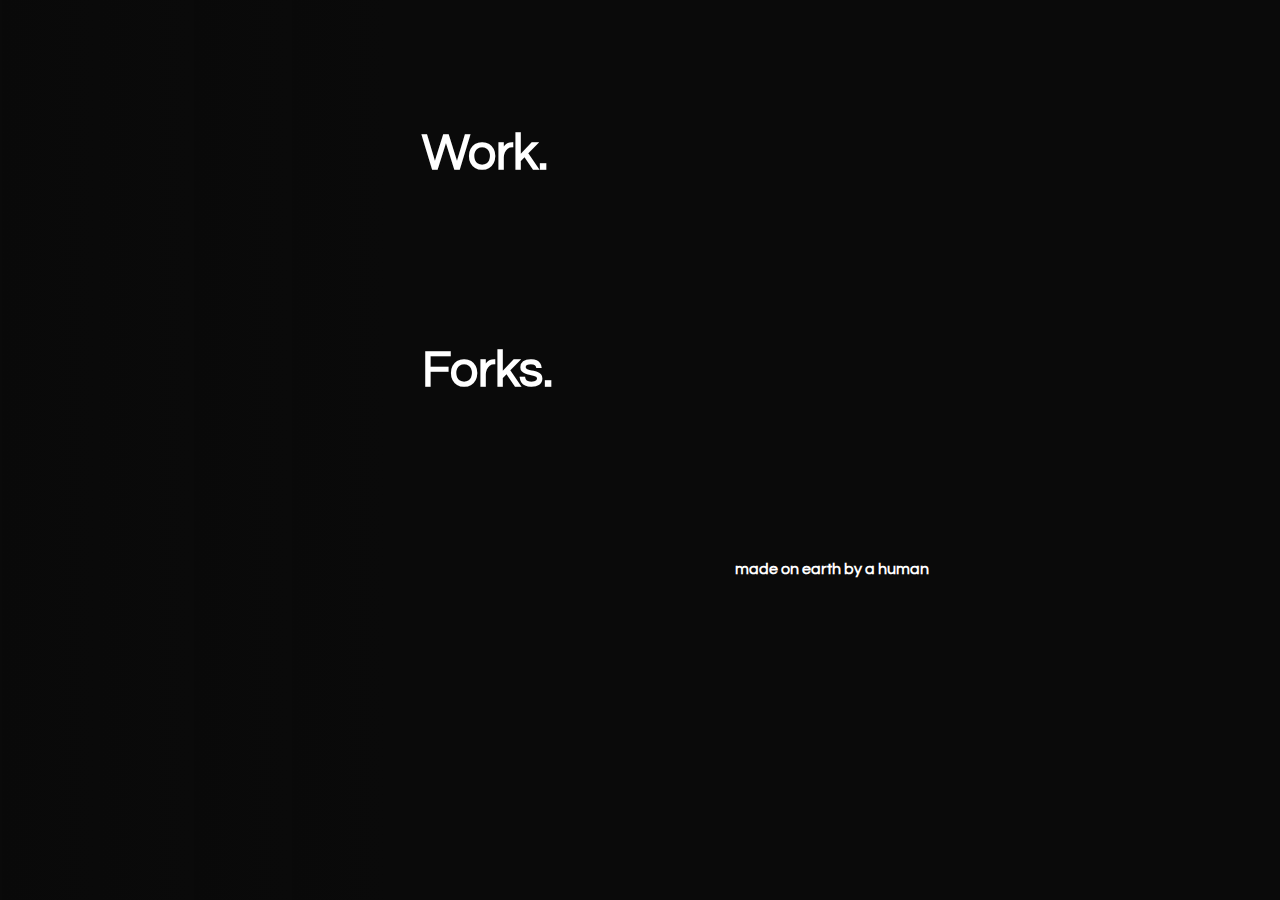
<file: index.html>
<!DOCTYPE html>
<html lang="en">

<head>
    <meta http-equiv="Content-Type" content="text/html; charset=UTF-8">

    <meta name="viewport" content="width=device-width, initial-scale=1.0">
    <meta http-equiv="X-UA-Compatible" content="ie=edge">
    <meta name="theme-color" content="#000000" />
    <meta name="description" content="">

    <link rel="shortcut icon" type="image/png" />

    <link rel="preconnect" href="https://api.github.com" crossorigin>

    <link rel="preload" as="style" href="https://fonts.googleapis.com/css?family=Questrial&display=swap">
    <link rel="preload" as="image"
        href="https://images.unsplash.com/photo-1498590880827-3f79fdcd7fbe?q=0&fm=webp&cs=tinysrgb&w=1080">
    <link rel="preload" as="font" href="fa.woff">

    <style>@import url(https://fonts.googleapis.com/css?family=Questrial&display=swap);@font-face{font-family:fa;src:url(fa.woff) format('woff');font-weight:400;font-style:normal;font-display:block}[class^=fa-]{font-family:fa!important;font-style:normal;font-weight:400;font-variant:normal;text-transform:none;line-height:1;-webkit-font-smoothing:antialiased;-moz-osx-font-smoothing:grayscale}.fa-star:before{content:"\f005"}.fa-map-marker:before{content:"\f041"}.fa-group:before{content:"\f0c0"}.fa-users:before{content:"\f0c0"}.fa-chain:before{content:"\f0c1"}.fa-link:before{content:"\f0c1"}.fa-envelope:before{content:"\f0e0"}.fa-code:before{content:"\f121"}.fa-code-branch:before{content:"\f126"}.fa-user-tie:before{content:"\f27e"}body{margin:0;padding:0;width:100vw;background:var(--bg-color);color:var(--text-color);max-width:100vw;overflow-x:hidden;align-items:center;font-family:Questrial,sans-serif;line-height:1.2}#profile{width:24vw;padding:4vh 3vw;height:92vh;display:flex;flex-direction:column;justify-content:center;text-align:left;background:var(--background-image) center center;background-size:cover!important;background-repeat:no-repeat;position:fixed;color:#fff!important}#display{width:64vw;padding:4vh 3vw;height:92vh;display:inline-block;padding-left:33vw}#display h1{font-size:50px;color:var(--text-color);font-weight:700;font-family:Questrial,sans-serif}#footer{width:100%;padding:8vh 0;text-align:center}#footer a{color:var(--text-color)!important;text-decoration:none;font-family:Questrial,sans-serif;font-weight:700}#profile_img{width:180px;height:180px;border-radius:5px;background-size:cover!important}#profile div{font-weight:700;margin:1.5vh 0}#username{font-size:18px;font-weight:700}#username span{font-size:24px}#userbio{font-size:26px;font-family:Questrial,sans-serif;width:100%}#about{font-size:18px;font-family:Questrial,sans-serif}#about span{margin:1vh 0;display:block}#about span i{font-size:16px}#work{margin:2vh 0;padding:4vh 0!important}#forks{margin:2vh 0;padding:4vh 0!important}.projects{columns:2}.projects section{width:85%;padding:2.5vh 5%;display:inline-block;border-radius:5px;color:var(--text-color);border:1px solid rgb(0,0,0,.08);box-shadow:0 0 0 rgb(0,0,0,0);transition:.4s ease-in-out;margin:2vh 0;transform:scale(1)}.projects section:hover{cursor:pointer;border:1px solid rgb(0,0,0,0);box-shadow:0 15px 35px rgb(0,0,0,.06);transform:scale(1.03)}.section_title{font-size:24px;font-weight:700;margin:1vh 0;word-wrap:break-word}.about_section{font-size:18px;font-family:Questrial,sans-serif;margin:2vh 0;font-weight:700;word-wrap:break-word}.bottom_section{margin:1vh 0;font-size:14px;word-wrap:break-word}.bottom_section span{margin-right:20px;font-weight:700}.bottom_section span i{font-size:16px}::selection{color:var(--bg-color);background:var(--text-color)}@media (max-width:800px){#profile{width:90vw;padding:4vh 5vw;height:60vh;text-align:center;position:relative}#display{width:90vw;padding:4vh 5vw;height:auto;display:inline-block;padding-left:5vw}#profile_img{width:120px;height:120px;margin:0 auto!important}#work{margin:0}.projects{columns:1}.projects section{width:88%}}::-webkit-scrollbar{width:5px;height:5px}::-webkit-scrollbar-track{background:var(--bg-color)}::-webkit-scrollbar-thumb{background:var(--text-color)}:root{--bg-color:rgb(10,10,10);--text-color:#fff;--blog-gray-color:rgb(180,180,180);--background-image:linear-gradient(90deg,rgba(10,10,10,.6),rgb(10,10,10,1)),url(https://images.unsplash.com/photo-1498590880827-3f79fdcd7fbe?q=0&fm=webp&cs=tinysrgb&w=1080);--background-background:linear-gradient(0deg,rgba(10,10,10,1),rgba(10,10,10,.6)),url("") center center fixed;--height:50vh}#display h1{-webkit-background-clip:text;background-clip:text;-webkit-text-fill-color:#fff}.projects section{background:#141414}@media (max-width:800px){:root{--background-image:linear-gradient(0deg,rgba(10,10,10,1),rgb(10,10,10,0)),url("")!important}}</style>
</head>

<body>

    <div id="profile">
        <div id="profile_img"></div>
        <div id="username"></div>
        <div id="userbio"></div>
        <div id="about"></div>
    </div>
    <div id="display">
        <div id="work">
            <h1>Work.</h1>
            <div class="projects" id="work_section"></div>
        </div>
        <div id="forks" style="display: block;">
            <h1>Forks.</h1>
            <div class="projects" id="forks_section"></div>
        </div>
        <div id="footer">
            <a href="https://github.com/imfunniee" target="_blank" rel="noopener">made on earth by a human</a>
        </div>
    </div>

    <script>
        // Returns HTML string of these repo boxes to append to DOM. To learn about attributes of repo see https://developer.github.com/v3/search/#example
        function renderRepo(repo) {
            return `
                <a href="${repo.html_url}" target="_blank" rel="noopener">
                    <section>
                        <div class="section_title">${repo.name}</div>
                        <div class="about_section">
                            <span style="display:block;">${repo.description}</span>
                        </div>
                        <div class="bottom_section">
                            <span style="display:inline-block;"><i class="fa-code"></i> ${repo.language}</span>
                            <span><i class="fa-star"></i> ${repo.stargazers_count}</span>
                            <span><i class="fa-code-branch"></i> ${repo.forks}</span>
                        </div>
                    </section>
                </a>`
        }

        // Because Github sets subdomain to your username we can extract your Github username from subdomain.
        var username = window.location.host.split('.')[0];
        document.title = username;

        // Fetches data about user itself to render left side of page.
        fetch(`https://api.github.com/users/${username}`).then(response => response.json()).then(user => {
            document.title = user.name;
            document.querySelector("meta[name='description']").setAttribute("content", user.bio);
            document.querySelector("link[rel='shortcut icon']").setAttribute("href", user.avatar_url);
            document.getElementById('profile_img').style = `background: url(${user.avatar_url}) center;`;
            document.getElementById('username').innerHTML = `<span style="display:block;">${user.name}</span>@${user.login}`;
            document.getElementById('userbio').innerHTML = user.bio;
            document.getElementById('about').innerHTML += user.company ? `<span style="display:block;"><i class="fa-users"></i> ${user.company}</span>` : "";
            document.getElementById('about').innerHTML += user.email ? `<span style="display:block;"><i class="fa-envelope"></i> ${user.email}</span>` : "";
            document.getElementById('about').innerHTML += user.blog ? `<span style="display:block;"><i class="fa-link"></i> ${user.blog}</span>` : "";
            document.getElementById('about').innerHTML += user.location ? `<span style="display:block;"><i class="fa-map-marker"></i> ${user.location}</span>` : "";
            document.getElementById('about').innerHTML += user.hireable ? `<span style="display:block;"><i class="fa-user-tie"></i> Available for hire</span>` : "";
        });

        // Fetches only non-fork repositories sorted by star count.
        fetch(`https://api.github.com/search/repositories?q=user:${username} fork:false&sort=stars`).then(response => response.json()).then(repositories => {
            repositoriesDom = document.getElementById('work_section');
            if (!repositories.total_count)
                repositoriesDom.parentElement.parentElement.removeChild(repositoriesDom.parentElement);
            repositories.items.forEach(repo => {
                repositoriesDom.innerHTML += renderRepo(repo);
            });
        });

        // Fetches only fork repositories sorted by star count.
        fetch(`https://api.github.com/search/repositories?q=user:${username} fork:only&sort=stars`).then(response => response.json()).then(forks => {
            forksDom = document.getElementById('forks_section');
            if (!forks.total_count)
                forksDom.parentElement.parentElement.removeChild(forksDom.parentElement);
            forks.items.forEach(fork => {
                forksDom.innerHTML += renderRepo(fork);
            });
        });
    </script>
</body>

</html>
</file>
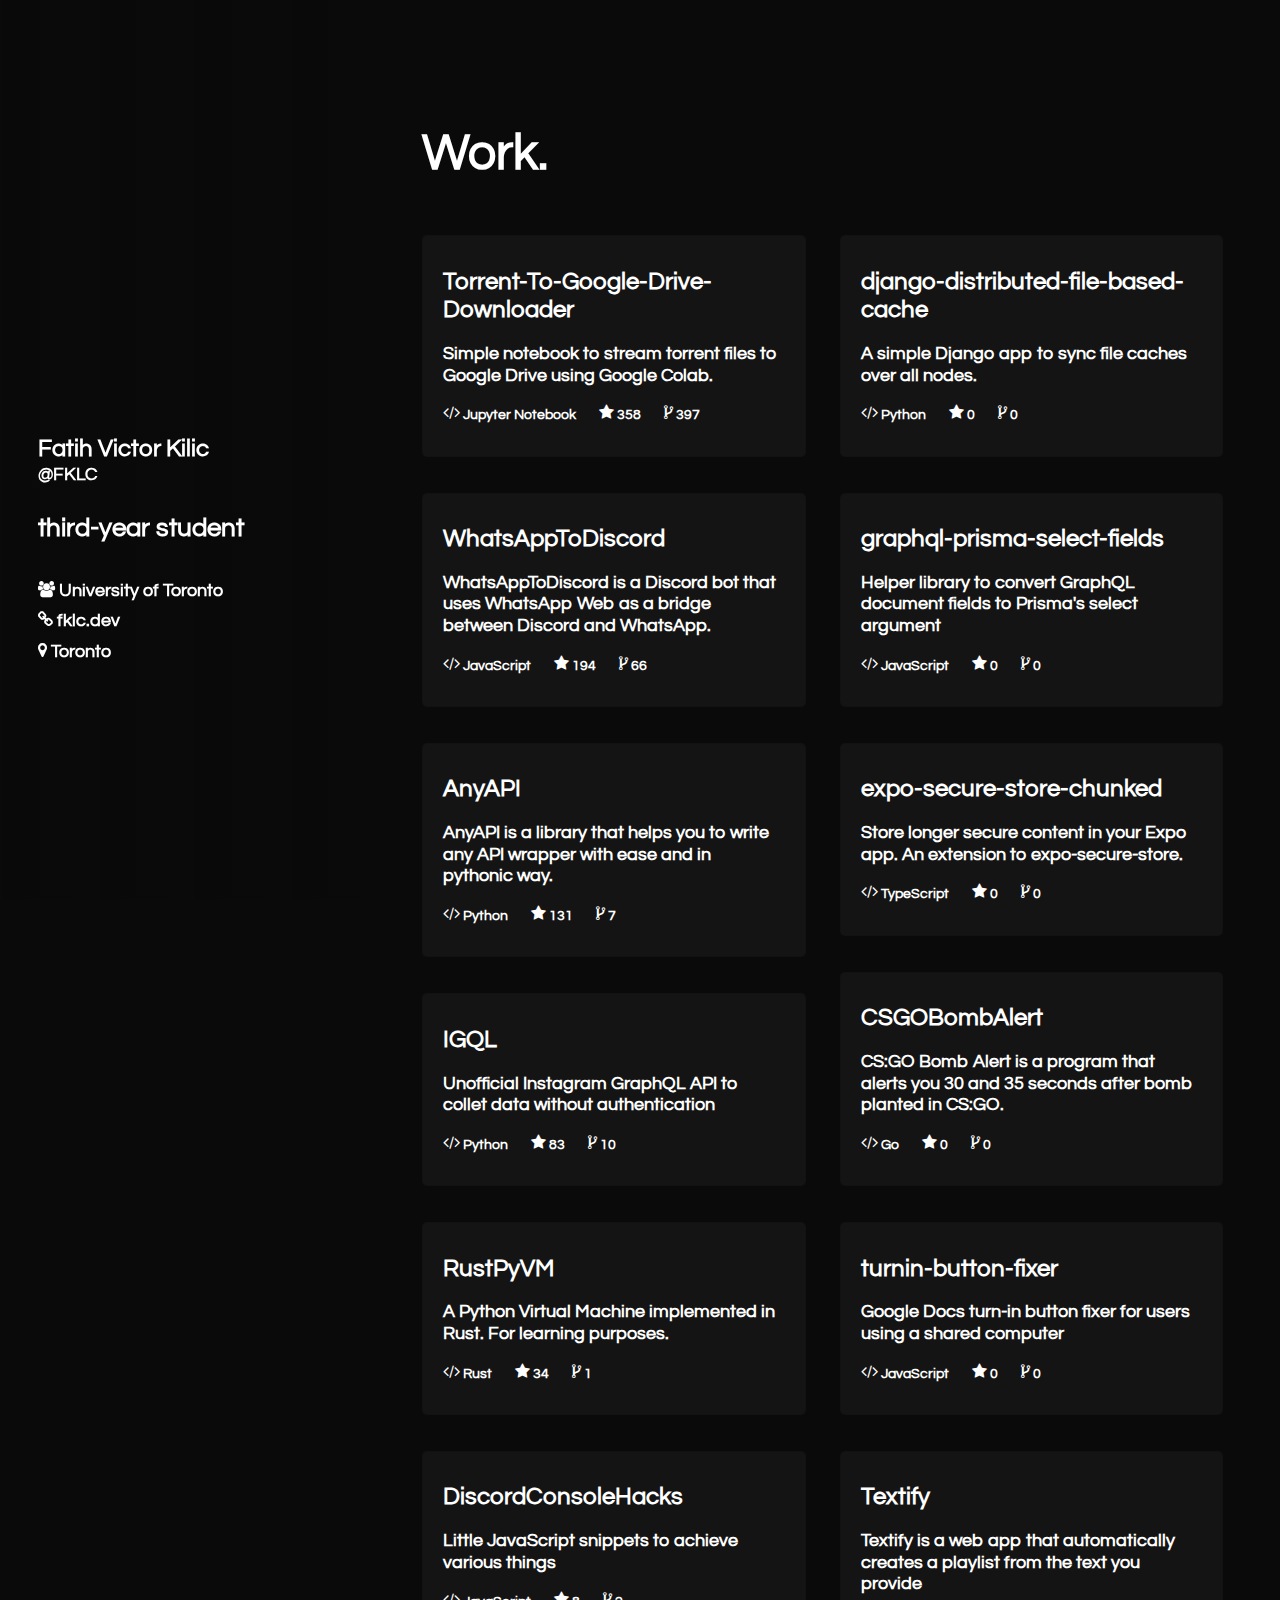
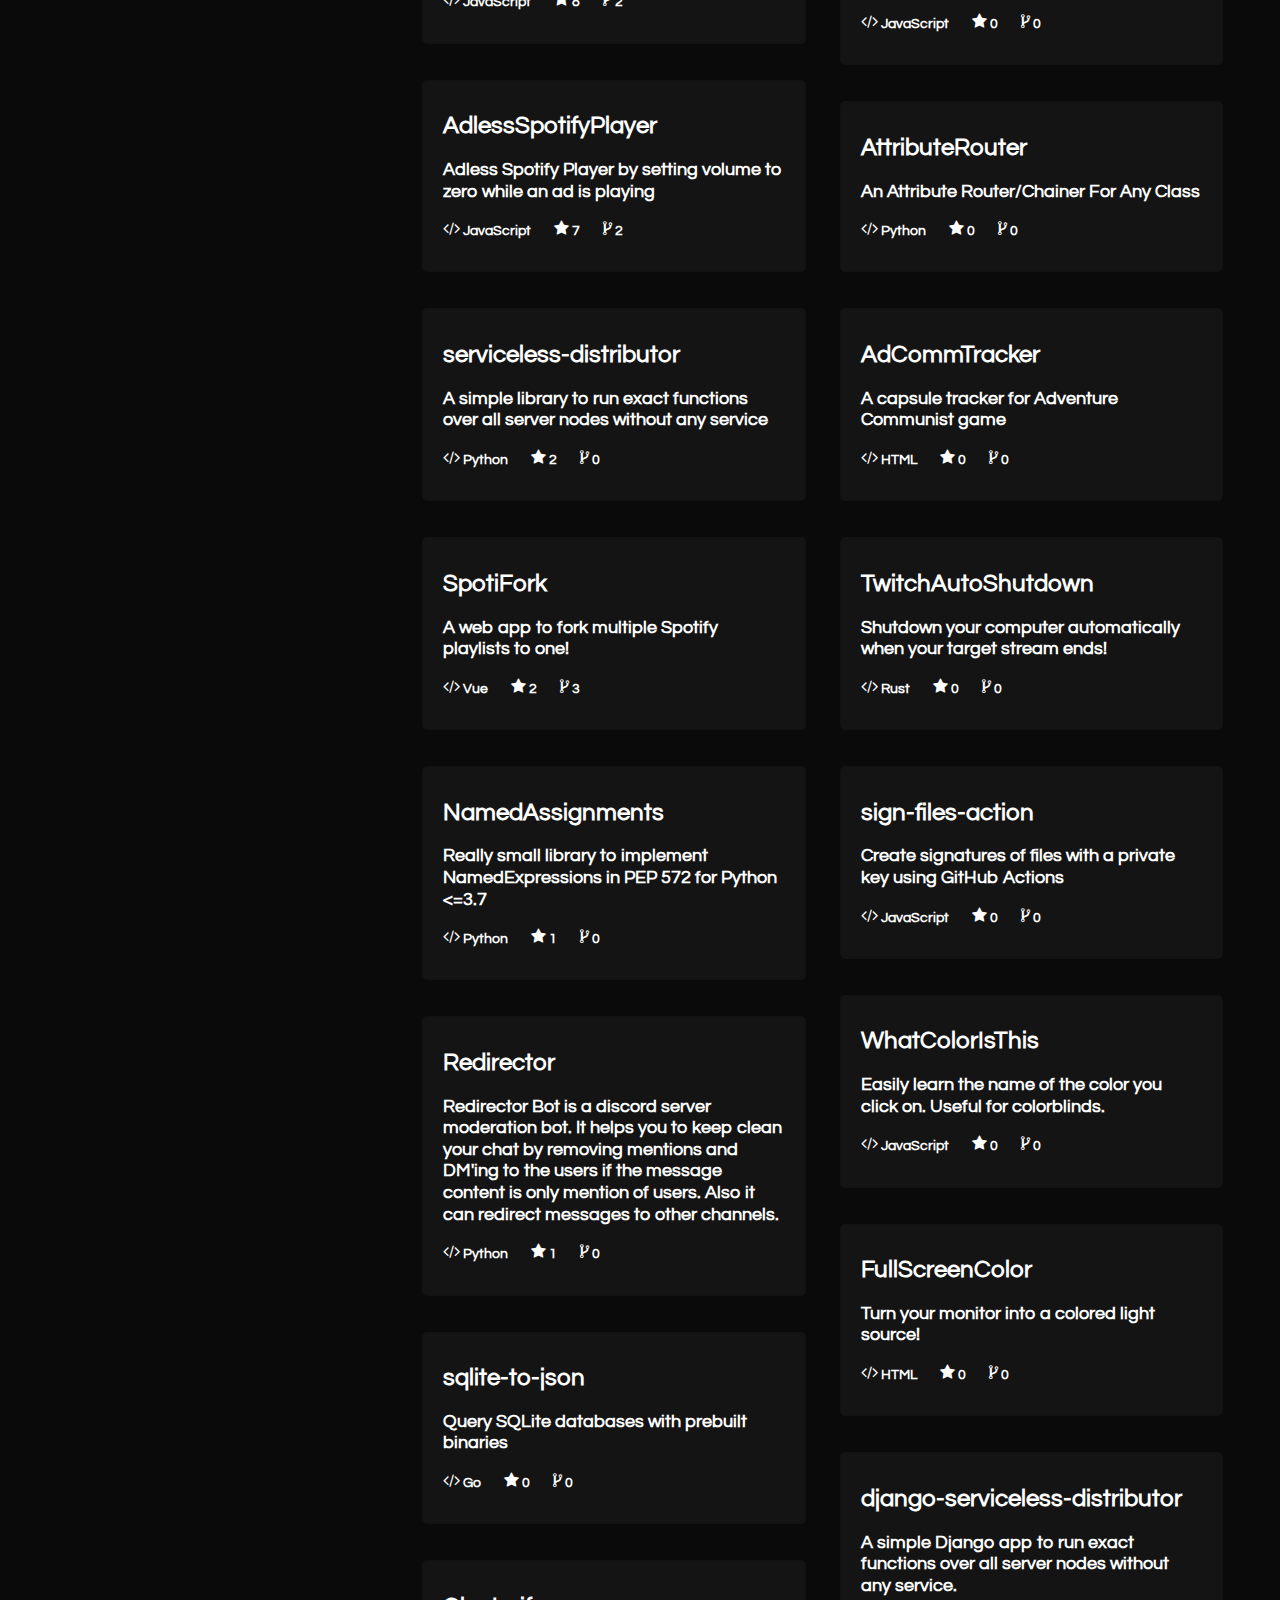
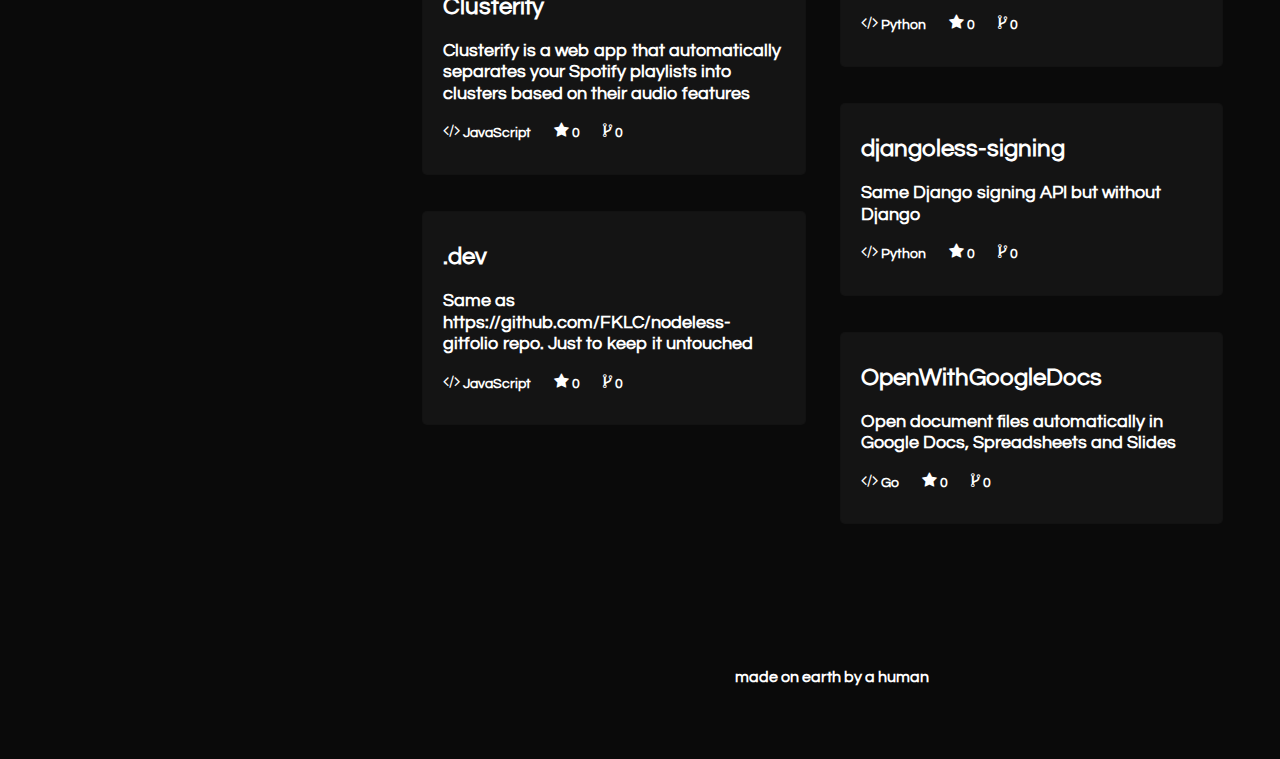
<file: index_unoptimized.html>
<!DOCTYPE html>
<html lang="en">
  <head>
    <meta http-equiv="Content-Type" content="text/html; charset=UTF-8" />

    <meta name="viewport" content="width=device-width, initial-scale=1.0" />
    <meta http-equiv="X-UA-Compatible" content="ie=edge" />
    <meta name="theme-color" content="#000000" />
		<title>Fatih Victor Kilic</title>
    <meta name="description" content="third-year student" />

    <link rel="shortcut icon" type="image/png" href="https://avatars.githubusercontent.com/u/29578493?v=4">

    <link rel="preconnect" href="https://api.github.com" crossorigin />

    <link rel="preload" as="style" href="https://fonts.googleapis.com/css?family=Questrial&display=swap" />
    <link rel="preload" as="image" href="https://images.unsplash.com/photo-1498590880827-3f79fdcd7fbe?q=0&fm=webp&cs=tinysrgb&w=1080" />
    <link rel="preload" as="font" href="fa.woff" />

    <style>
      @import url(https://fonts.googleapis.com/css?family=Questrial&display=swap);
      @font-face {
        font-family: fa;
        src: url(fa.woff) format("woff");
        font-weight: 400;
        font-style: normal;
        font-display: block;
      }
      [class^="fa-"] {
        font-family: fa !important;
        font-style: normal;
        font-weight: 400;
        font-variant: normal;
        text-transform: none;
        line-height: 1;
        -webkit-font-smoothing: antialiased;
        -moz-osx-font-smoothing: grayscale;
      }
      .fa-star:before {
        content: "\f005";
      }
      .fa-map-marker:before {
        content: "\f041";
      }
      .fa-group:before {
        content: "\f0c0";
      }
      .fa-users:before {
        content: "\f0c0";
      }
      .fa-chain:before {
        content: "\f0c1";
      }
      .fa-link:before {
        content: "\f0c1";
      }
      .fa-envelope:before {
        content: "\f0e0";
      }
      .fa-code:before {
        content: "\f121";
      }
      .fa-code-branch:before {
        content: "\f126";
      }
      .fa-user-tie:before {
        content: "\f27e";
      }
      body {
        margin: 0;
        padding: 0;
        width: 100vw;
        background: var(--bg-color);
        color: var(--text-color);
        max-width: 100vw;
        overflow-x: hidden;
        align-items: center;
        font-family: Questrial, sans-serif;
        line-height: 1.2;
      }
      #profile {
        width: 24vw;
        padding: 4vh 3vw;
        height: 92vh;
        display: flex;
        flex-direction: column;
        justify-content: center;
        text-align: left;
        background: var(--background-image) center center;
        background-size: cover !important;
        background-repeat: no-repeat;
        position: fixed;
        color: #fff !important;
      }
      #display {
        width: 64vw;
        padding: 4vh 3vw;
        height: 92vh;
        display: inline-block;
        padding-left: 33vw;
      }
      #display h1 {
        font-size: 50px;
        color: var(--text-color);
        font-weight: 700;
        font-family: Questrial, sans-serif;
      }
      #footer {
        width: 100%;
        padding: 8vh 0;
        text-align: center;
      }
      #footer a {
        color: var(--text-color) !important;
        text-decoration: none;
        font-family: Questrial, sans-serif;
        font-weight: 700;
      }
      #profile_img {
        width: 180px;
        height: 180px;
        border-radius: 5px;
        background-size: cover !important;
      }
      #profile div {
        font-weight: 700;
        margin: 1.5vh 0;
      }
      #username {
        font-size: 18px;
        font-weight: 700;
      }
      #username span {
        font-size: 24px;
      }
      #userbio {
        font-size: 26px;
        font-family: Questrial, sans-serif;
        width: 100%;
      }
      #about {
        font-size: 18px;
        font-family: Questrial, sans-serif;
      }
      #about span {
        margin: 1vh 0;
        display: block;
      }
      #about span i {
        font-size: 16px;
      }
      #work {
        margin: 2vh 0;
        padding: 4vh 0 !important;
      }
      #forks {
        margin: 2vh 0;
        padding: 4vh 0 !important;
      }
      .projects {
        columns: 2;
      }
      .projects section {
        width: 85%;
        padding: 2.5vh 5%;
        display: inline-block;
        border-radius: 5px;
        color: var(--text-color);
        border: 1px solid rgb(0, 0, 0, 0.08);
        box-shadow: 0 0 0 rgb(0, 0, 0, 0);
        transition: 0.4s ease-in-out;
        margin: 2vh 0;
        transform: scale(1);
      }
      .projects section:hover {
        cursor: pointer;
        border: 1px solid rgb(0, 0, 0, 0);
        box-shadow: 0 15px 35px rgb(0, 0, 0, 0.06);
        transform: scale(1.03);
      }
      .section_title {
        font-size: 24px;
        font-weight: 700;
        margin: 1vh 0;
        word-wrap: break-word;
      }
      .about_section {
        font-size: 18px;
        font-family: Questrial, sans-serif;
        margin: 2vh 0;
        font-weight: 700;
        word-wrap: break-word;
      }
      .bottom_section {
        margin: 1vh 0;
        font-size: 14px;
        word-wrap: break-word;
      }
      .bottom_section span {
        margin-right: 20px;
        font-weight: 700;
      }
      .bottom_section span i {
        font-size: 16px;
      }
      ::selection {
        color: var(--bg-color);
        background: var(--text-color);
      }
      @media (max-width: 800px) {
        #profile {
          width: 90vw;
          padding: 4vh 5vw;
          height: 60vh;
          text-align: center;
          position: relative;
        }
        #display {
          width: 90vw;
          padding: 4vh 5vw;
          height: auto;
          display: inline-block;
          padding-left: 5vw;
        }
        #profile_img {
          width: 120px;
          height: 120px;
          margin: 0 auto !important;
        }
        #work {
          margin: 0;
        }
        .projects {
          columns: 1;
        }
        .projects section {
          width: 88%;
        }
      }
      ::-webkit-scrollbar {
        width: 5px;
        height: 5px;
      }
      ::-webkit-scrollbar-track {
        background: var(--bg-color);
      }
      ::-webkit-scrollbar-thumb {
        background: var(--text-color);
      }
      :root {
        --bg-color: rgb(10, 10, 10);
        --text-color: #fff;
        --blog-gray-color: rgb(180, 180, 180);
        --background-image: linear-gradient(
            90deg,
            rgba(10, 10, 10, 0.6),
            rgb(10, 10, 10, 1)
          ),
          url(https://images.unsplash.com/photo-1498590880827-3f79fdcd7fbe?q=0&fm=webp&cs=tinysrgb&w=1080);
        --background-background: linear-gradient(
            0deg,
            rgba(10, 10, 10, 1),
            rgba(10, 10, 10, 0.6)
          ),
          url("") center center fixed;
        --height: 50vh;
      }
      #display h1 {
        -webkit-background-clip: text;
        background-clip: text;
        -webkit-text-fill-color: #fff;
      }
      .projects section {
        background: #141414;
      }
      @media (max-width: 800px) {
        :root {
          --background-image: linear-gradient(
              0deg,
              rgba(10, 10, 10, 1),
              rgb(10, 10, 10, 0)
            ),
            url("") !important;
        }
      }
    </style>
  </head>

  <body>
    <div id="profile">
      <div id="profile_img" style="background: url(&quot;https://avatars.githubusercontent.com/u/29578493?v=4&quot;) center center;"></div>
      <div id="username"><span style="display:block;">Fatih Victor Kilic</span>@FKLC</div>
      <div id="userbio">third-year student</div>
      <div id="about"><span><i class="fa-users"></i> University of Toronto</span><span><i class="fa-link"></i> fklc.dev</span><span><i class="fa-map-marker"></i> Toronto</span></div>
    </div>
    <div id="display">
      <div id="work">
        <h1>Work.</h1>
        <div class="projects" id="work_section">
          <a
            href="https://github.com/FKLC/Torrent-To-Google-Drive-Downloader"
            target="_blank"
            rel="noopener"
          >
            <section>
              <div class="section_title">
                Torrent-To-Google-Drive-Downloader
              </div>
              <div class="about_section">
                <span style="display: block"
                  >Simple notebook to stream torrent files to Google Drive using
                  Google Colab.</span
                >
              </div>
              <div class="bottom_section">
                <span style="display: inline-block"
                  ><i class="fa-code"></i> Jupyter Notebook</span
                >
                <span><i class="fa-star"></i> 358</span>
                <span><i class="fa-code-branch"></i> 397</span>
              </div>
            </section>
          </a>
          <a
            href="https://github.com/FKLC/WhatsAppToDiscord"
            target="_blank"
            rel="noopener"
          >
            <section>
              <div class="section_title">WhatsAppToDiscord</div>
              <div class="about_section">
                <span style="display: block"
                  >WhatsAppToDiscord is a Discord bot that uses WhatsApp Web as
                  a bridge between Discord and WhatsApp.</span
                >
              </div>
              <div class="bottom_section">
                <span style="display: inline-block"
                  ><i class="fa-code"></i> JavaScript</span
                >
                <span><i class="fa-star"></i> 194</span>
                <span><i class="fa-code-branch"></i> 66</span>
              </div>
            </section>
          </a>
          <a
            href="https://github.com/FKLC/AnyAPI"
            target="_blank"
            rel="noopener"
          >
            <section>
              <div class="section_title">AnyAPI</div>
              <div class="about_section">
                <span style="display: block"
                  >AnyAPI is a library that helps you to write any API wrapper
                  with ease and in pythonic way.</span
                >
              </div>
              <div class="bottom_section">
                <span style="display: inline-block"
                  ><i class="fa-code"></i> Python</span
                >
                <span><i class="fa-star"></i> 131</span>
                <span><i class="fa-code-branch"></i> 7</span>
              </div>
            </section>
          </a>
          <a href="https://github.com/FKLC/IGQL" target="_blank" rel="noopener">
            <section>
              <div class="section_title">IGQL</div>
              <div class="about_section">
                <span style="display: block"
                  >Unofficial Instagram GraphQL API to collet data without
                  authentication</span
                >
              </div>
              <div class="bottom_section">
                <span style="display: inline-block"
                  ><i class="fa-code"></i> Python</span
                >
                <span><i class="fa-star"></i> 83</span>
                <span><i class="fa-code-branch"></i> 10</span>
              </div>
            </section>
          </a>
          <a
            href="https://github.com/FKLC/RustPyVM"
            target="_blank"
            rel="noopener"
          >
            <section>
              <div class="section_title">RustPyVM</div>
              <div class="about_section">
                <span style="display: block"
                  >A Python Virtual Machine implemented in Rust. For learning
                  purposes.</span
                >
              </div>
              <div class="bottom_section">
                <span style="display: inline-block"
                  ><i class="fa-code"></i> Rust</span
                >
                <span><i class="fa-star"></i> 34</span>
                <span><i class="fa-code-branch"></i> 1</span>
              </div>
            </section>
          </a>
          <a
            href="https://github.com/FKLC/DiscordConsoleHacks"
            target="_blank"
            rel="noopener"
          >
            <section>
              <div class="section_title">DiscordConsoleHacks</div>
              <div class="about_section">
                <span style="display: block"
                  >Little JavaScript snippets to achieve various things</span
                >
              </div>
              <div class="bottom_section">
                <span style="display: inline-block"
                  ><i class="fa-code"></i> JavaScript</span
                >
                <span><i class="fa-star"></i> 8</span>
                <span><i class="fa-code-branch"></i> 2</span>
              </div>
            </section>
          </a>
          <a
            href="https://github.com/FKLC/AdlessSpotifyPlayer"
            target="_blank"
            rel="noopener"
          >
            <section>
              <div class="section_title">AdlessSpotifyPlayer</div>
              <div class="about_section">
                <span style="display: block"
                  >Adless Spotify Player by setting volume to zero while an ad
                  is playing</span
                >
              </div>
              <div class="bottom_section">
                <span style="display: inline-block"
                  ><i class="fa-code"></i> JavaScript</span
                >
                <span><i class="fa-star"></i> 7</span>
                <span><i class="fa-code-branch"></i> 2</span>
              </div>
            </section>
          </a>
          <a
            href="https://github.com/FKLC/serviceless-distributor"
            target="_blank"
            rel="noopener"
          >
            <section>
              <div class="section_title">serviceless-distributor</div>
              <div class="about_section">
                <span style="display: block"
                  >A simple library to run exact functions over all server nodes
                  without any service</span
                >
              </div>
              <div class="bottom_section">
                <span style="display: inline-block"
                  ><i class="fa-code"></i> Python</span
                >
                <span><i class="fa-star"></i> 2</span>
                <span><i class="fa-code-branch"></i> 0</span>
              </div>
            </section>
          </a>
          <a
            href="https://github.com/FKLC/SpotiFork"
            target="_blank"
            rel="noopener"
          >
            <section>
              <div class="section_title">SpotiFork</div>
              <div class="about_section">
                <span style="display: block"
                  >A web app to fork multiple Spotify playlists to one!</span
                >
              </div>
              <div class="bottom_section">
                <span style="display: inline-block"
                  ><i class="fa-code"></i> Vue</span
                >
                <span><i class="fa-star"></i> 2</span>
                <span><i class="fa-code-branch"></i> 3</span>
              </div>
            </section>
          </a>
          <a
            href="https://github.com/FKLC/NamedAssignments"
            target="_blank"
            rel="noopener"
          >
            <section>
              <div class="section_title">NamedAssignments</div>
              <div class="about_section">
                <span style="display: block"
                  >Really small library to implement NamedExpressions in PEP 572
                  for Python &lt;=3.7
                </span>
              </div>
              <div class="bottom_section">
                <span style="display: inline-block"
                  ><i class="fa-code"></i> Python</span
                >
                <span><i class="fa-star"></i> 1</span>
                <span><i class="fa-code-branch"></i> 0</span>
              </div>
            </section>
          </a>
          <a
            href="https://github.com/FKLC/Redirector"
            target="_blank"
            rel="noopener"
          >
            <section>
              <div class="section_title">Redirector</div>
              <div class="about_section">
                <span style="display: block"
                  >Redirector Bot is a discord server moderation bot. It helps
                  you to keep clean your chat by removing mentions and DM'ing to
                  the users if the message content is only mention of users.
                  Also it can redirect messages to other channels.</span
                >
              </div>
              <div class="bottom_section">
                <span style="display: inline-block"
                  ><i class="fa-code"></i> Python</span
                >
                <span><i class="fa-star"></i> 1</span>
                <span><i class="fa-code-branch"></i> 0</span>
              </div>
            </section>
          </a>
          <a
            href="https://github.com/FKLC/sqlite-to-json"
            target="_blank"
            rel="noopener"
          >
            <section>
              <div class="section_title">sqlite-to-json</div>
              <div class="about_section">
                <span style="display: block"
                  >Query SQLite databases with prebuilt binaries</span
                >
              </div>
              <div class="bottom_section">
                <span style="display: inline-block"
                  ><i class="fa-code"></i> Go</span
                >
                <span><i class="fa-star"></i> 0</span>
                <span><i class="fa-code-branch"></i> 0</span>
              </div>
            </section>
          </a>
          <a
            href="https://github.com/FKLC/Clusterify"
            target="_blank"
            rel="noopener"
          >
            <section>
              <div class="section_title">Clusterify</div>
              <div class="about_section">
                <span style="display: block"
                  >Clusterify is a web app that automatically separates your
                  Spotify playlists into clusters based on their audio
                  features</span
                >
              </div>
              <div class="bottom_section">
                <span style="display: inline-block"
                  ><i class="fa-code"></i> JavaScript</span
                >
                <span><i class="fa-star"></i> 0</span>
                <span><i class="fa-code-branch"></i> 0</span>
              </div>
            </section>
          </a>
          <a href="https://github.com/FKLC/.dev" target="_blank" rel="noopener">
            <section>
              <div class="section_title">.dev</div>
              <div class="about_section">
                <span style="display: block"
                  >Same as https://github.com/FKLC/nodeless-gitfolio repo. Just
                  to keep it untouched</span
                >
              </div>
              <div class="bottom_section">
                <span style="display: inline-block"
                  ><i class="fa-code"></i> JavaScript</span
                >
                <span><i class="fa-star"></i> 0</span>
                <span><i class="fa-code-branch"></i> 0</span>
              </div>
            </section>
          </a>
          <a
            href="https://github.com/FKLC/django-distributed-file-based-cache"
            target="_blank"
            rel="noopener"
          >
            <section>
              <div class="section_title">
                django-distributed-file-based-cache
              </div>
              <div class="about_section">
                <span style="display: block"
                  >A simple Django app to sync file caches over all nodes.</span
                >
              </div>
              <div class="bottom_section">
                <span style="display: inline-block"
                  ><i class="fa-code"></i> Python</span
                >
                <span><i class="fa-star"></i> 0</span>
                <span><i class="fa-code-branch"></i> 0</span>
              </div>
            </section>
          </a>
          <a
            href="https://github.com/FKLC/graphql-prisma-select-fields"
            target="_blank"
            rel="noopener"
          >
            <section>
              <div class="section_title">graphql-prisma-select-fields</div>
              <div class="about_section">
                <span style="display: block"
                  >Helper library to convert GraphQL document fields to Prisma's
                  select argument</span
                >
              </div>
              <div class="bottom_section">
                <span style="display: inline-block"
                  ><i class="fa-code"></i> JavaScript</span
                >
                <span><i class="fa-star"></i> 0</span>
                <span><i class="fa-code-branch"></i> 0</span>
              </div>
            </section>
          </a>
          <a
            href="https://github.com/FKLC/expo-secure-store-chunked"
            target="_blank"
            rel="noopener"
          >
            <section>
              <div class="section_title">expo-secure-store-chunked</div>
              <div class="about_section">
                <span style="display: block"
                  >Store longer secure content in your Expo app. An extension to
                  expo-secure-store.</span
                >
              </div>
              <div class="bottom_section">
                <span style="display: inline-block"
                  ><i class="fa-code"></i> TypeScript</span
                >
                <span><i class="fa-star"></i> 0</span>
                <span><i class="fa-code-branch"></i> 0</span>
              </div>
            </section>
          </a>
          <a
            href="https://github.com/FKLC/CSGOBombAlert"
            target="_blank"
            rel="noopener"
          >
            <section>
              <div class="section_title">CSGOBombAlert</div>
              <div class="about_section">
                <span style="display: block"
                  >CS:GO Bomb Alert is a program that alerts you 30 and 35
                  seconds after bomb planted in CS:GO.</span
                >
              </div>
              <div class="bottom_section">
                <span style="display: inline-block"
                  ><i class="fa-code"></i> Go</span
                >
                <span><i class="fa-star"></i> 0</span>
                <span><i class="fa-code-branch"></i> 0</span>
              </div>
            </section>
          </a>
          <a
            href="https://github.com/FKLC/turnin-button-fixer"
            target="_blank"
            rel="noopener"
          >
            <section>
              <div class="section_title">turnin-button-fixer</div>
              <div class="about_section">
                <span style="display: block"
                  >Google Docs turn-in button fixer for users using a shared
                  computer</span
                >
              </div>
              <div class="bottom_section">
                <span style="display: inline-block"
                  ><i class="fa-code"></i> JavaScript</span
                >
                <span><i class="fa-star"></i> 0</span>
                <span><i class="fa-code-branch"></i> 0</span>
              </div>
            </section>
          </a>
          <a
            href="https://github.com/FKLC/Textify"
            target="_blank"
            rel="noopener"
          >
            <section>
              <div class="section_title">Textify</div>
              <div class="about_section">
                <span style="display: block"
                  >Textify is a web app that automatically creates a playlist
                  from the text you provide</span
                >
              </div>
              <div class="bottom_section">
                <span style="display: inline-block"
                  ><i class="fa-code"></i> JavaScript</span
                >
                <span><i class="fa-star"></i> 0</span>
                <span><i class="fa-code-branch"></i> 0</span>
              </div>
            </section>
          </a>
          <a
            href="https://github.com/FKLC/AttributeRouter"
            target="_blank"
            rel="noopener"
          >
            <section>
              <div class="section_title">AttributeRouter</div>
              <div class="about_section">
                <span style="display: block"
                  >An Attribute Router/Chainer For Any Class</span
                >
              </div>
              <div class="bottom_section">
                <span style="display: inline-block"
                  ><i class="fa-code"></i> Python</span
                >
                <span><i class="fa-star"></i> 0</span>
                <span><i class="fa-code-branch"></i> 0</span>
              </div>
            </section>
          </a>
          <a
            href="https://github.com/FKLC/AdCommTracker"
            target="_blank"
            rel="noopener"
          >
            <section>
              <div class="section_title">AdCommTracker</div>
              <div class="about_section">
                <span style="display: block"
                  >A capsule tracker for Adventure Communist game</span
                >
              </div>
              <div class="bottom_section">
                <span style="display: inline-block"
                  ><i class="fa-code"></i> HTML</span
                >
                <span><i class="fa-star"></i> 0</span>
                <span><i class="fa-code-branch"></i> 0</span>
              </div>
            </section>
          </a>
          <a
            href="https://github.com/FKLC/TwitchAutoShutdown"
            target="_blank"
            rel="noopener"
          >
            <section>
              <div class="section_title">TwitchAutoShutdown</div>
              <div class="about_section">
                <span style="display: block"
                  >Shutdown your computer automatically when your target stream
                  ends!</span
                >
              </div>
              <div class="bottom_section">
                <span style="display: inline-block"
                  ><i class="fa-code"></i> Rust</span
                >
                <span><i class="fa-star"></i> 0</span>
                <span><i class="fa-code-branch"></i> 0</span>
              </div>
            </section>
          </a>
          <a
            href="https://github.com/FKLC/sign-files-action"
            target="_blank"
            rel="noopener"
          >
            <section>
              <div class="section_title">sign-files-action</div>
              <div class="about_section">
                <span style="display: block"
                  >Create signatures of files with a private key using GitHub
                  Actions</span
                >
              </div>
              <div class="bottom_section">
                <span style="display: inline-block"
                  ><i class="fa-code"></i> JavaScript</span
                >
                <span><i class="fa-star"></i> 0</span>
                <span><i class="fa-code-branch"></i> 0</span>
              </div>
            </section>
          </a>
          <a
            href="https://github.com/FKLC/WhatColorIsThis"
            target="_blank"
            rel="noopener"
          >
            <section>
              <div class="section_title">WhatColorIsThis</div>
              <div class="about_section">
                <span style="display: block"
                  >Easily learn the name of the color you click on. Useful for
                  colorblinds.</span
                >
              </div>
              <div class="bottom_section">
                <span style="display: inline-block"
                  ><i class="fa-code"></i> JavaScript</span
                >
                <span><i class="fa-star"></i> 0</span>
                <span><i class="fa-code-branch"></i> 0</span>
              </div>
            </section>
          </a>
          <a
            href="https://github.com/FKLC/FullScreenColor"
            target="_blank"
            rel="noopener"
          >
            <section>
              <div class="section_title">FullScreenColor</div>
              <div class="about_section">
                <span style="display: block"
                  >Turn your monitor into a colored light source!</span
                >
              </div>
              <div class="bottom_section">
                <span style="display: inline-block"
                  ><i class="fa-code"></i> HTML</span
                >
                <span><i class="fa-star"></i> 0</span>
                <span><i class="fa-code-branch"></i> 0</span>
              </div>
            </section>
          </a>
          <a
            href="https://github.com/FKLC/django-serviceless-distributor"
            target="_blank"
            rel="noopener"
          >
            <section>
              <div class="section_title">django-serviceless-distributor</div>
              <div class="about_section">
                <span style="display: block"
                  >A simple Django app to run exact functions over all server
                  nodes without any service.</span
                >
              </div>
              <div class="bottom_section">
                <span style="display: inline-block"
                  ><i class="fa-code"></i> Python</span
                >
                <span><i class="fa-star"></i> 0</span>
                <span><i class="fa-code-branch"></i> 0</span>
              </div>
            </section>
          </a>
          <a
            href="https://github.com/FKLC/djangoless-signing"
            target="_blank"
            rel="noopener"
          >
            <section>
              <div class="section_title">djangoless-signing</div>
              <div class="about_section">
                <span style="display: block"
                  >Same Django signing API but without Django</span
                >
              </div>
              <div class="bottom_section">
                <span style="display: inline-block"
                  ><i class="fa-code"></i> Python</span
                >
                <span><i class="fa-star"></i> 0</span>
                <span><i class="fa-code-branch"></i> 0</span>
              </div>
            </section>
          </a>
          <a
            href="https://github.com/FKLC/OpenWithGoogleDocs"
            target="_blank"
            rel="noopener"
          >
            <section>
              <div class="section_title">OpenWithGoogleDocs</div>
              <div class="about_section">
                <span style="display: block"
                  >Open document files automatically in Google Docs,
                  Spreadsheets and Slides</span
                >
              </div>
              <div class="bottom_section">
                <span style="display: inline-block"
                  ><i class="fa-code"></i> Go</span
                >
                <span><i class="fa-star"></i> 0</span>
                <span><i class="fa-code-branch"></i> 0</span>
              </div>
            </section>
          </a>
        </div>
      </div>
      <div id="footer">
        <a href="https://github.com/imfunniee" target="_blank" rel="noopener"
          >made on earth by a human</a
        >
      </div>
    </div>

    <script>
      function renderRepo(repo) {
        return `
					<a href="${repo.html_url}" target="_blank" rel="noopener">
						<section>
							<div class="section_title">${repo.name}</div>
							<div class="about_section">
									<span>${repo.description}</span>
							</div>
							<div class="bottom_section">
								<span style="display:inline-block;"><i class="fa-code"></i> ${repo.language}</span>
								<span><i class="fa-star"></i> ${repo.stargazers_count}</span>
								<span><i class="fa-code-branch"></i> ${repo.forks}</span>
							</div>
						</section>
					</a>`;
      }

      const username = "FKLC";
      // Fetches data about user itself to render left side of page.
      fetch(`https://api.github.com/users/${username}`)
        .then((response) => response.json())
        .then((user) => {
          document.title = user.name;
          document.querySelector("meta[name='description']").setAttribute("content", user.bio);
          document.querySelector("link[rel='shortcut icon']").setAttribute("href", user.avatar_url);
          document.getElementById("profile_img").style = `background: url(${user.avatar_url}) center;`;
          document.getElementById("username").innerHTML = `<span style="display:block;">${user.name}</span>@${user.login}`;
          document.getElementById("userbio").innerHTML = user.bio;
					document.getElementById("about").innerHTML = [
						user.company && `<span><i class="fa-users"></i> ${user.company}</span>`,
						user.email && `<span><i class="fa-envelope"></i> ${user.email}</span>`,
						user.blog && `<span><i class="fa-link"></i> ${user.blog}</span>`,
						user.location && `<span><i class="fa-map-marker"></i> ${user.location}</span>`,
						user.hireable && `<span><i class="fa-user-tie"></i> Available for hire</span>`
					].join("");
        });

      // Fetches only non-fork repositories sorted by star count.
      fetch(
        `https://api.github.com/search/repositories?q=user:${username} fork:false&sort=stars`
      )
        .then((response) => response.json())
        .then((repositories) => {
          const repos = [];
          for (let repo of repositories.items) {
            repos.push(renderRepo(repo));
          }
          const repositoriesDom = document.getElementById("work_section");
          repositoriesDom.innerHTML = repos.join("");
        });
    </script>
  </body>
</html>
</file>
